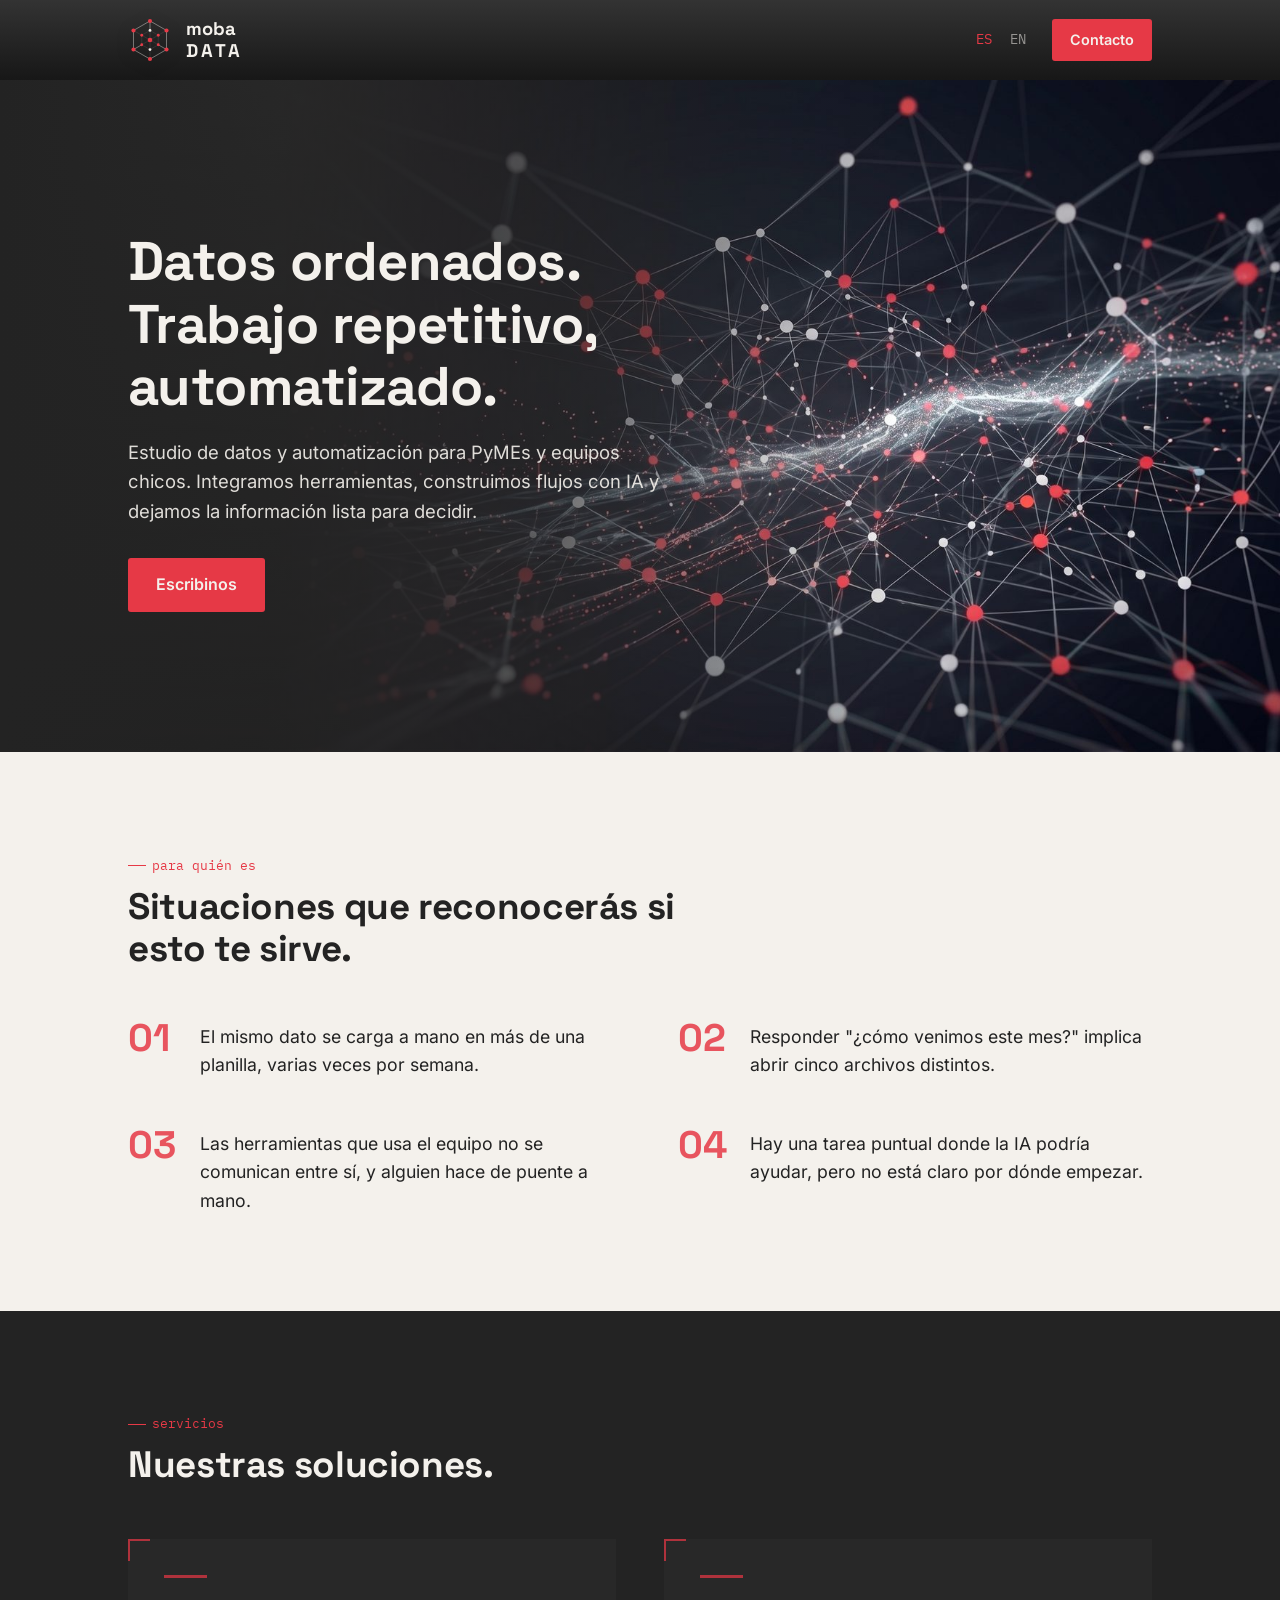
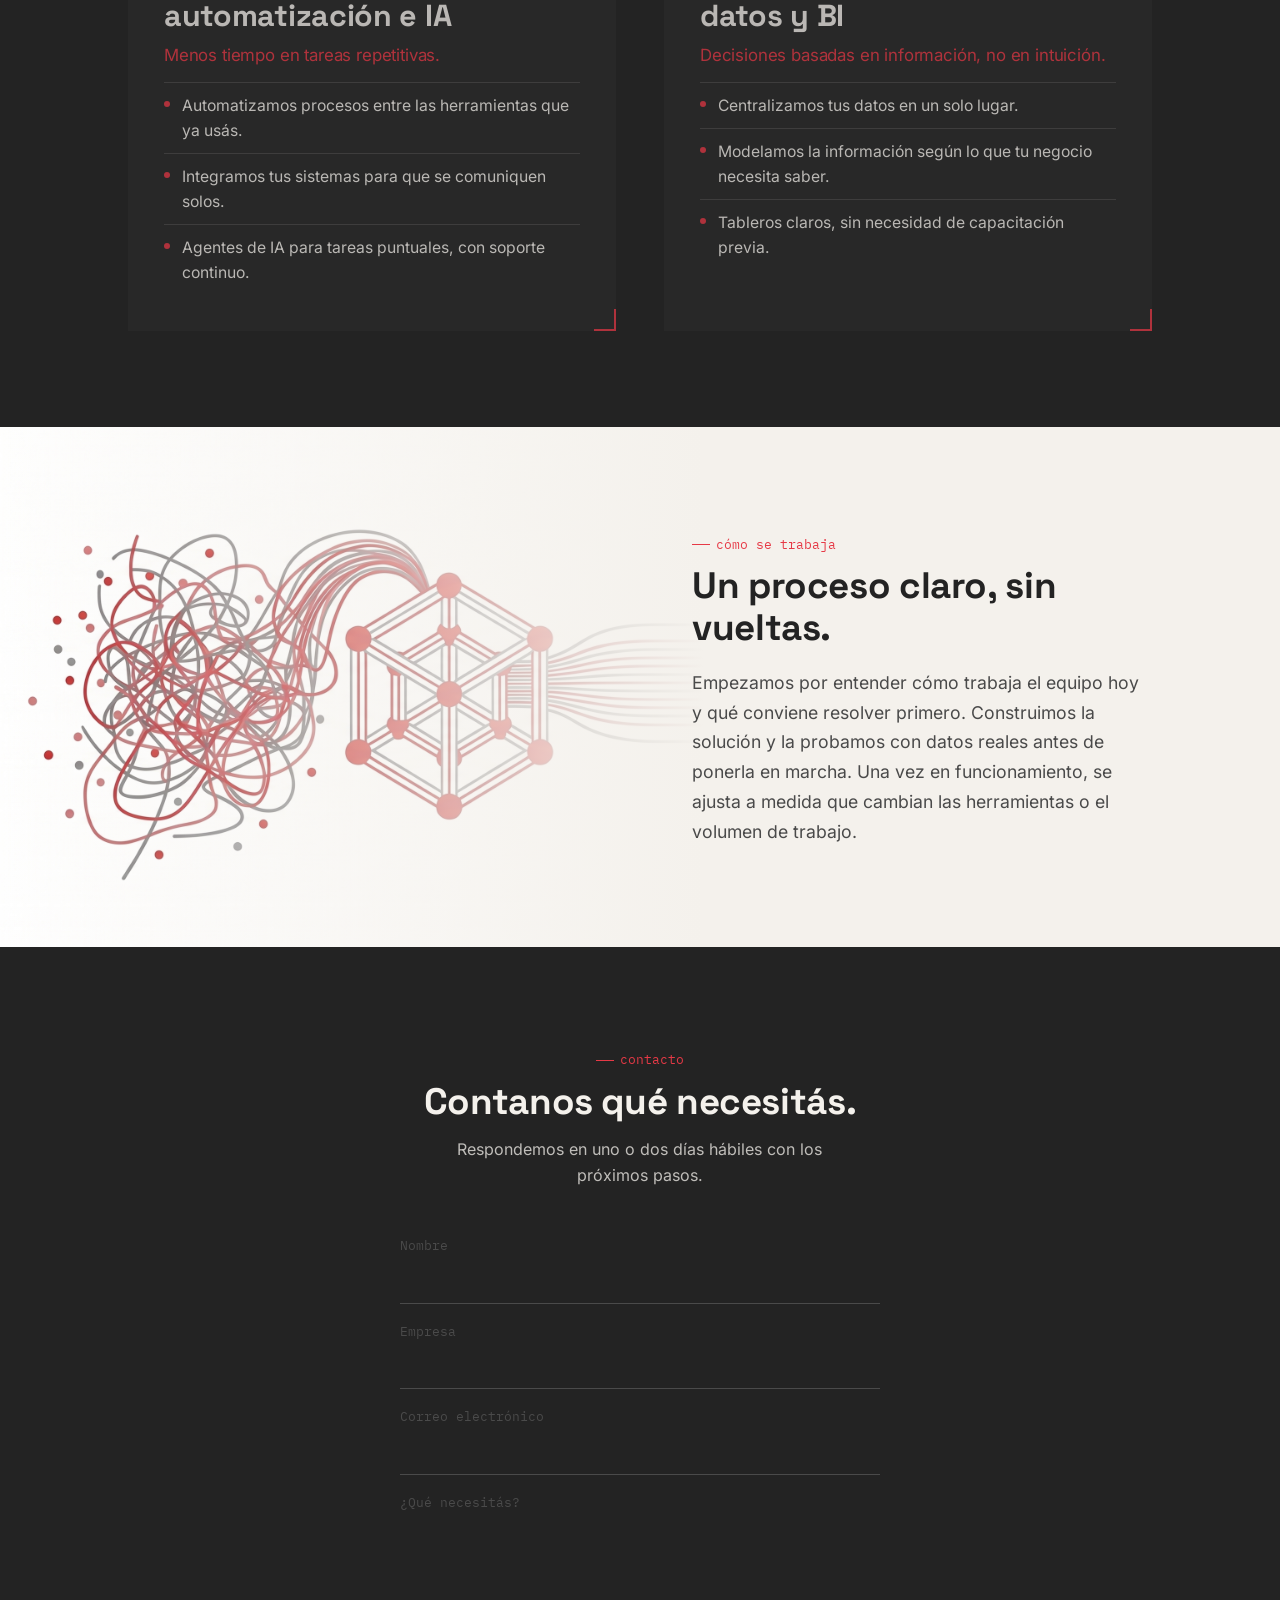
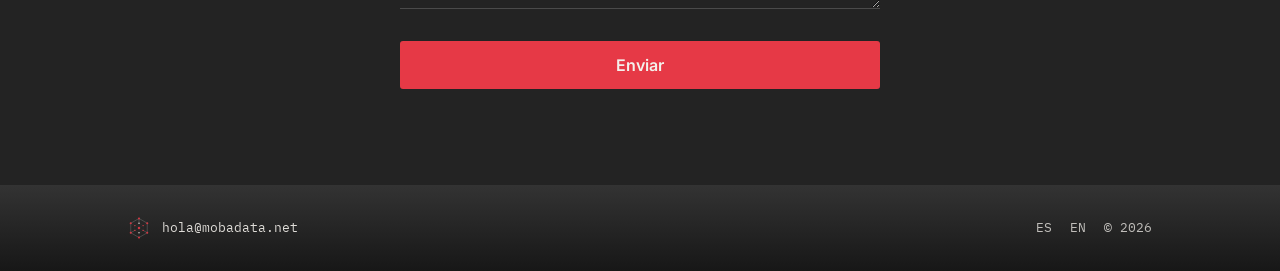
<file: index.html>
<!DOCTYPE html>
<html lang="es">
<head>
<meta charset="UTF-8">
<meta name="viewport" content="width=device-width, initial-scale=1.0">
<title>moba — datos y automatización para PyMEs</title>
<meta name="description" content="Estudio de datos y automatización. Flujos con n8n, integración de herramientas y tableros de BI para PyMEs y equipos chicos.">
<meta property="og:title" content="moba — datos y automatización para PyMEs">
<meta property="og:description" content="Ordenamos tus datos y automatizamos lo repetitivo. Diagnóstico, implementación y soporte.">
<meta property="og:image" content="https://mobadata.net/og-image.png">
<meta property="og:type" content="website">
<meta property="og:locale" content="es_AR">
<link rel="canonical" href="https://mobadata.net/">
<meta property="og:url" content="https://mobadata.net/">
<link rel="alternate" hreflang="es" href="https://mobadata.net/">
<link rel="alternate" hreflang="en" href="https://mobadata.net/en/">
<link rel="alternate" hreflang="x-default" href="https://mobadata.net/">
<link rel="icon" type="image/svg+xml" href="/icons/favicon.svg?v=2">
<link rel="icon" type="image/png" sizes="32x32" href="/icons/favicon-32.png?v=2">
<link rel="icon" type="image/png" sizes="16x16" href="/icons/favicon-16.png?v=2">
<link rel="apple-touch-icon" sizes="180x180" href="/icons/favicon-180.png?v=2">
<link rel="stylesheet" href="/styles.css">
</head>
<body>

<header class="site-header">
  <div class="wrap">
    <a href="/" class="brand">
      <img src="/icons/moba-icon.svg" alt="">
      <div class="brand-text">
        <span>moba</span>
        <span class="brand-tag">DATA</span>
      </div>
    </a>
    <div class="header-right">
      <nav class="lang-switch" aria-label="Selector de idioma">
        <a href="/" class="active" aria-current="page">ES</a>
        <a href="/en/">EN</a>
      </nav>
      <a href="#contacto" class="header-cta">Contacto</a>
    </div>
  </div>
</header>

<main>

  <!-- Hero -->
  <section class="hero">
    <div class="wrap">
      <div class="hero-content">
        <h1>Datos ordenados. Trabajo repetitivo, automatizado.</h1>
        <p class="sub">Estudio de datos y automatización para PyMEs y equipos chicos. Integramos herramientas, construimos flujos con IA y dejamos la información lista para decidir.</p>
        <div class="cta-row">
          <a href="#contacto" class="btn-primary">Escribinos</a>
        </div>
      </div>
    </div>
  </section>

  <!-- Para quién es -->
  <section class="section" id="para-quien">
    <div class="wrap">
      <div class="section-head">
        <span class="mono-label">para quién es</span>
        <h2>Situaciones que reconocerás si esto te sirve.</h2>
      </div>
      <div class="symptoms">
        <div class="symptom">
          <span class="num">01</span>
          <p>El mismo dato se carga a mano en más de una planilla, varias veces por semana.</p>
        </div>
        <div class="symptom">
          <span class="num">02</span>
          <p>Responder "¿cómo venimos este mes?" implica abrir cinco archivos distintos.</p>
        </div>
        <div class="symptom">
          <span class="num">03</span>
          <p>Las herramientas que usa el equipo no se comunican entre sí, y alguien hace de puente a mano.</p>
        </div>
        <div class="symptom">
          <span class="num">04</span>
          <p>Hay una tarea puntual donde la IA podría ayudar, pero no está claro por dónde empezar.</p>
        </div>
      </div>
    </div>
  </section>

  <!-- Servicios -->
  <section class="section section-alt" id="servicios">
    <div class="wrap">
      <div class="section-head">
        <span class="mono-label">servicios</span>
        <h2>Nuestras soluciones.</h2>
      </div>
      <div class="services">
        <div class="service-block bracketed">
          <span class="service-tag">automatización e IA</span>
          <h3>Menos tiempo en tareas repetitivas.</h3>
          <ul>
            <li>Automatizamos procesos entre las herramientas que ya usás.</li>
            <li>Integramos tus sistemas para que se comuniquen solos.</li>
            <li>Agentes de IA para tareas puntuales, con soporte continuo.</li>
          </ul>
        </div>
        <div class="service-block bracketed">
          <span class="service-tag">datos y BI</span>
          <h3>Decisiones basadas en información, no en intuición.</h3>
          <ul>
            <li>Centralizamos tus datos en un solo lugar.</li>
            <li>Modelamos la información según lo que tu negocio necesita saber.</li>
            <li>Tableros claros, sin necesidad de capacitación previa.</li>
          </ul>
        </div>
      </div>
    </div>
  </section>

  <!-- Cómo se trabaja -->
  <section class="section process-section" id="como-trabajamos">
    <div class="wrap">
      <div class="process-copy">
        <span class="mono-label">cómo se trabaja</span>
        <h2>Un proceso claro, sin vueltas.</h2>
        <p>Empezamos por entender cómo trabaja el equipo hoy y qué conviene resolver primero. Construimos la solución y la probamos con datos reales antes de ponerla en marcha. Una vez en funcionamiento, se ajusta a medida que cambian las herramientas o el volumen de trabajo.</p>
      </div>
    </div>
  </section>

  <!-- Contacto -->
  <section class="section section-alt" id="contacto">
    <div class="wrap contact-grid">
      <div class="section-head">
        <span class="mono-label">contacto</span>
        <h2>Contanos qué necesitás.</h2>
        <p style="margin-top: 14px; color: var(--bone); opacity: 0.75; max-width: 42ch;">Respondemos en uno o dos días hábiles con los próximos pasos.</p>
      </div>
      <form class="contact-form" action="https://formspree.io/f/xqpkjrzz" method="POST">
        <div class="form-field">
          <label for="nombre">Nombre</label>
          <input type="text" id="nombre" name="nombre" required>
        </div>
        <div class="form-field">
          <label for="empresa">Empresa</label>
          <input type="text" id="empresa" name="empresa" required>
        </div>
        <div class="form-field">
          <label for="email">Correo electrónico</label>
          <input type="email" id="email" name="email" required>
        </div>
        <div class="form-field">
          <label for="mensaje">¿Qué necesitás?</label>
          <textarea id="mensaje" name="mensaje" required></textarea>
        </div>
        <button type="submit" class="btn-primary">Enviar</button>
      </form>
    </div>
  </section>

</main>

<footer class="site-footer">
  <div class="wrap">
    <div class="footer-left">
      <img src="/icons/moba-icon.svg" alt="moba">
      <span>hola@mobadata.net</span>
    </div>
    <div class="footer-right">
      <a href="/">ES</a>
      <a href="/en/">EN</a>
      <span>© 2026</span>
    </div>
  </div>
</footer>


</body>
</html>
</file>
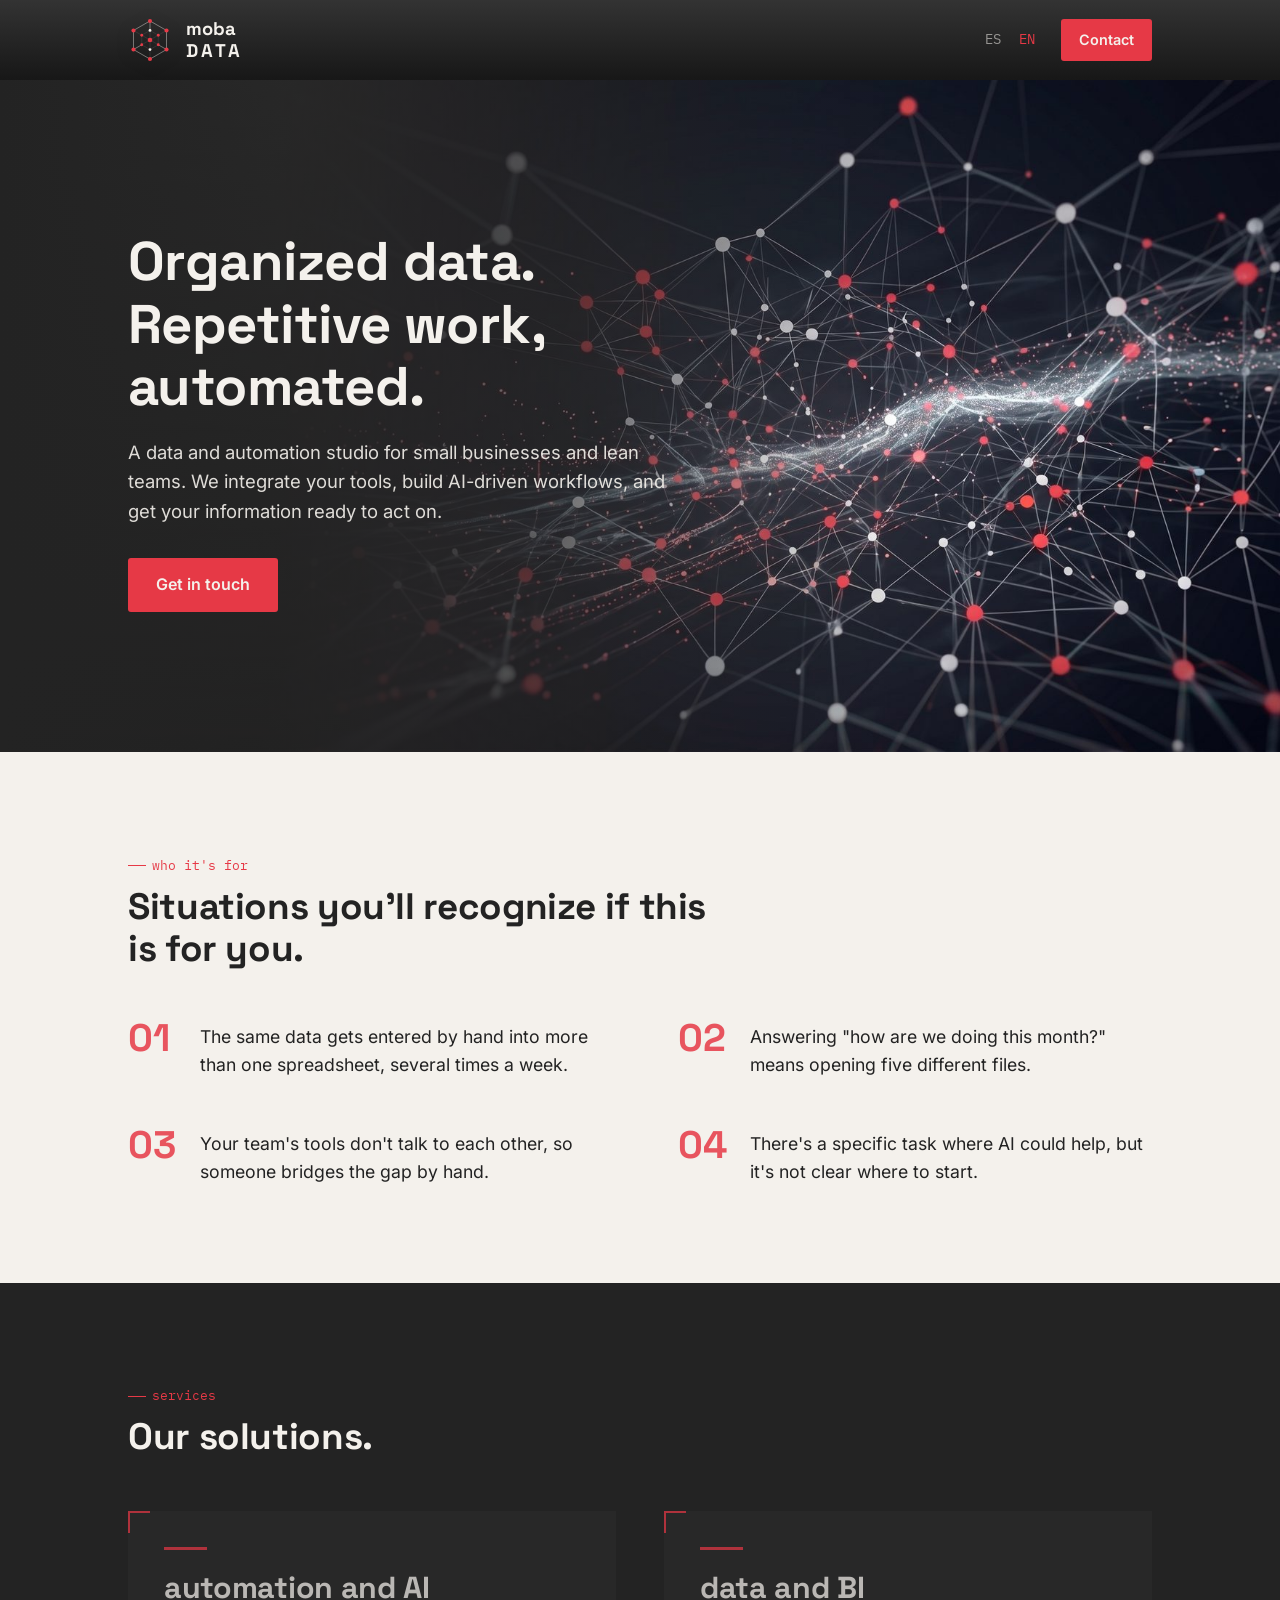
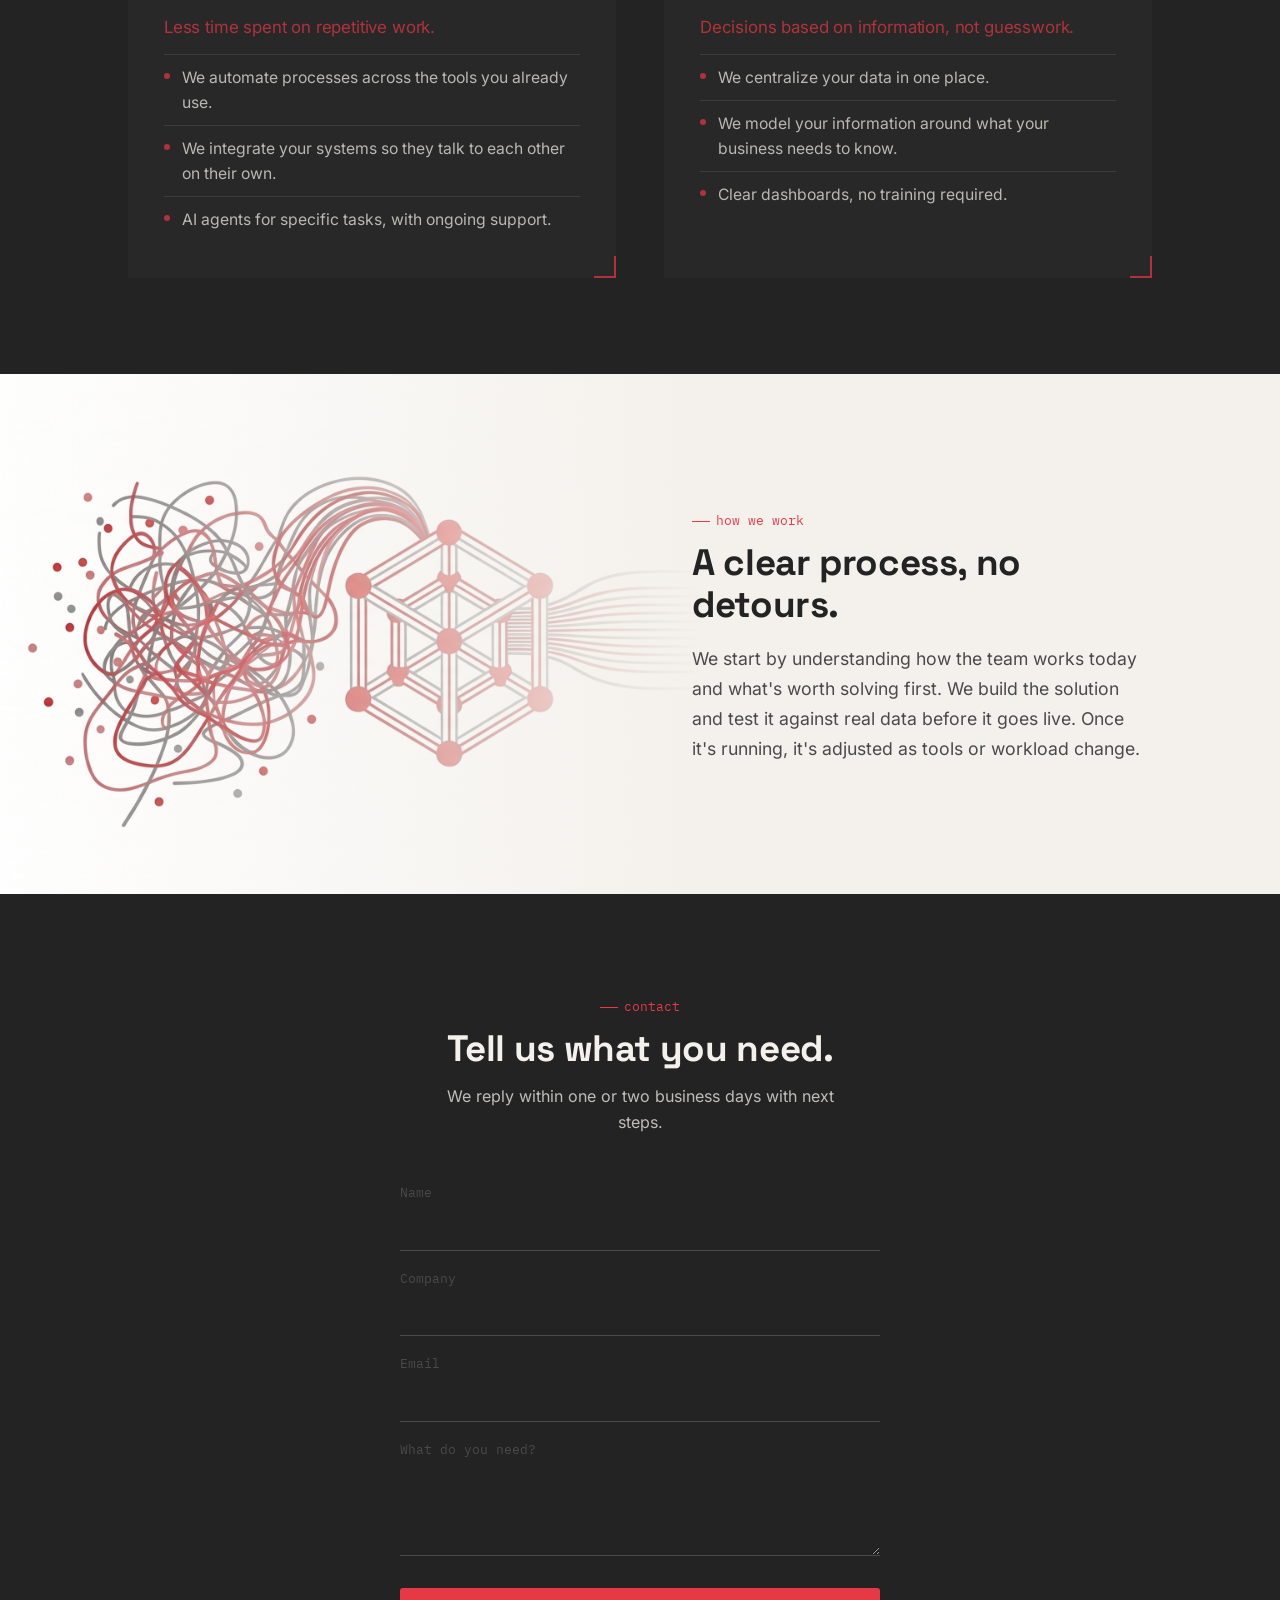
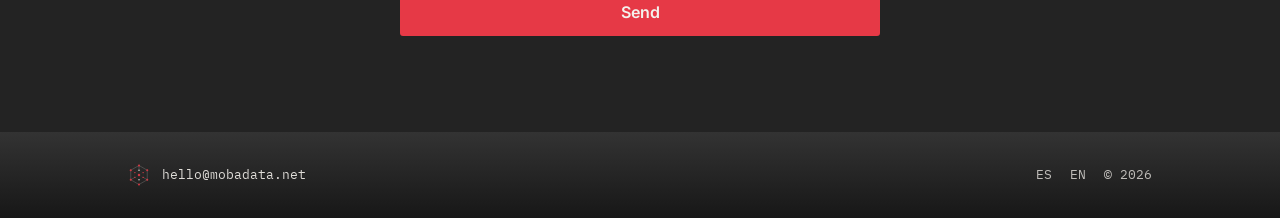
<file: en/index.html>
<!DOCTYPE html>
<html lang="en">
<head>
<meta charset="UTF-8">
<meta name="viewport" content="width=device-width, initial-scale=1.0">
<title>moba — data and automation for small teams</title>
<meta name="description" content="Data and automation studio. n8n workflows, tool integrations, and BI dashboards for small businesses and lean teams.">
<meta property="og:title" content="moba — data and automation for small teams">
<meta property="og:description" content="We organize your data and automate the repetitive parts. Diagnosis, implementation, support.">
<meta property="og:image" content="https://mobadata.net/og-image.png">
<meta property="og:type" content="website">
<meta property="og:locale" content="en_US">
<link rel="canonical" href="https://mobadata.net/en/">
<meta property="og:url" content="https://mobadata.net/en/">
<link rel="alternate" hreflang="en" href="https://mobadata.net/en/">
<link rel="alternate" hreflang="es" href="https://mobadata.net/">
<link rel="alternate" hreflang="x-default" href="https://mobadata.net/">
<link rel="icon" type="image/svg+xml" href="/icons/favicon.svg?v=2">
<link rel="icon" type="image/png" sizes="32x32" href="/icons/favicon-32.png?v=2">
<link rel="icon" type="image/png" sizes="16x16" href="/icons/favicon-16.png?v=2">
<link rel="apple-touch-icon" sizes="180x180" href="/icons/favicon-180.png?v=2">
<link rel="stylesheet" href="/styles.css">
</head>
<body>

<header class="site-header">
  <div class="wrap">
    <a href="/en/" class="brand">
      <img src="/icons/moba-icon.svg" alt="">
      <div class="brand-text">
        <span>moba</span>
        <span class="brand-tag">DATA</span>
      </div>
    </a>
    <div class="header-right">
      <nav class="lang-switch" aria-label="Language selector">
        <a href="/">ES</a>
        <a href="/en/" class="active" aria-current="page">EN</a>
      </nav>
      <a href="#contact" class="header-cta">Contact</a>
    </div>
  </div>
</header>

<main>

  <!-- Hero -->
  <section class="hero">
    <div class="wrap">
      <div class="hero-content">
        <h1>Organized data. Repetitive work, automated.</h1>
        <p class="sub">A data and automation studio for small businesses and lean teams. We integrate your tools, build AI-driven workflows, and get your information ready to act on.</p>
        <div class="cta-row">
          <a href="#contact" class="btn-primary">Get in touch</a>
        </div>
      </div>
    </div>
  </section>

  <!-- Who it's for -->
  <section class="section" id="who-its-for">
    <div class="wrap">
      <div class="section-head">
        <span class="mono-label">who it's for</span>
        <h2>Situations you'll recognize if this is for you.</h2>
      </div>
      <div class="symptoms">
        <div class="symptom">
          <span class="num">01</span>
          <p>The same data gets entered by hand into more than one spreadsheet, several times a week.</p>
        </div>
        <div class="symptom">
          <span class="num">02</span>
          <p>Answering "how are we doing this month?" means opening five different files.</p>
        </div>
        <div class="symptom">
          <span class="num">03</span>
          <p>Your team's tools don't talk to each other, so someone bridges the gap by hand.</p>
        </div>
        <div class="symptom">
          <span class="num">04</span>
          <p>There's a specific task where AI could help, but it's not clear where to start.</p>
        </div>
      </div>
    </div>
  </section>

  <!-- Services -->
  <section class="section section-alt" id="services">
    <div class="wrap">
      <div class="section-head">
        <span class="mono-label">services</span>
        <h2>Our solutions.</h2>
      </div>
      <div class="services">
        <div class="service-block bracketed">
          <span class="service-tag">automation and AI</span>
          <h3>Less time spent on repetitive work.</h3>
          <ul>
            <li>We automate processes across the tools you already use.</li>
            <li>We integrate your systems so they talk to each other on their own.</li>
            <li>AI agents for specific tasks, with ongoing support.</li>
          </ul>
        </div>
        <div class="service-block bracketed">
          <span class="service-tag">data and BI</span>
          <h3>Decisions based on information, not guesswork.</h3>
          <ul>
            <li>We centralize your data in one place.</li>
            <li>We model your information around what your business needs to know.</li>
            <li>Clear dashboards, no training required.</li>
          </ul>
        </div>
      </div>
    </div>
  </section>

  <!-- How we work -->
  <section class="section process-section" id="how-we-work">
    <div class="wrap">
      <div class="process-copy">
        <span class="mono-label">how we work</span>
        <h2>A clear process, no detours.</h2>
        <p>We start by understanding how the team works today and what's worth solving first. We build the solution and test it against real data before it goes live. Once it's running, it's adjusted as tools or workload change.</p>
      </div>
    </div>
  </section>

  <!-- Contact -->
  <section class="section section-alt" id="contact">
    <div class="wrap contact-grid">
      <div class="section-head">
        <span class="mono-label">contact</span>
        <h2>Tell us what you need.</h2>
        <p style="margin-top: 14px; color: var(--bone); opacity: 0.75; max-width: 42ch;">We reply within one or two business days with next steps.</p>
      </div>
      <form class="contact-form" action="https://formspree.io/f/xqpkjrzz" method="POST">
        <div class="form-field">
          <label for="name">Name</label>
          <input type="text" id="name" name="name" required>
        </div>
        <div class="form-field">
          <label for="company">Company</label>
          <input type="text" id="company" name="company" required>
        </div>
        <div class="form-field">
          <label for="email">Email</label>
          <input type="email" id="email" name="email" required>
        </div>
        <div class="form-field">
          <label for="message">What do you need?</label>
          <textarea id="message" name="message" required></textarea>
        </div>
        <button type="submit" class="btn-primary">Send</button>
      </form>
    </div>
  </section>

</main>

<footer class="site-footer">
  <div class="wrap">
    <div class="footer-left">
      <img src="/icons/moba-icon.svg" alt="moba">
      <span>hello@mobadata.net</span>
    </div>
    <div class="footer-right">
      <a href="/">ES</a>
      <a href="/en/">EN</a>
      <span>© 2026</span>
    </div>
  </div>
</footer>


</body>
</html>
</file>
<file: styles.css>
/* ===================================================================
   moba — estudio de datos y automatización
   Design tokens per brand brief. Self-hosted fonts, no external calls.
=================================================================== */

@font-face {
  font-family: "Space Grotesk";
  src: url("/fonts/SpaceGrotesk-Medium.woff2") format("woff2");
  font-weight: 500;
  font-style: normal;
  font-display: swap;
}
@font-face {
  font-family: "Space Grotesk";
  src: url("/fonts/SpaceGrotesk-Bold.woff2") format("woff2");
  font-weight: 700;
  font-style: normal;
  font-display: swap;
}
@font-face {
  font-family: "Inter";
  src: url("/fonts/Inter-Regular.woff2") format("woff2");
  font-weight: 400;
  font-style: normal;
  font-display: swap;
}
@font-face {
  font-family: "Inter";
  src: url("/fonts/Inter-Semibold.woff2") format("woff2");
  font-weight: 600;
  font-style: normal;
  font-display: swap;
}
@font-face {
  font-family: "IBM Plex Mono";
  src: url("/fonts/IBMPlexMono-Regular.woff2") format("woff2");
  font-weight: 400;
  font-style: normal;
  font-display: swap;
}

:root {
  --carbon: #232323;
  --grad-top: #333333;
  --grad-bottom: #171717;
  --bone: #F4F1EC;
  --red: #E63946;
  --red-hover: #C1121F;
  --gray: #4A4A4A;

  --font-display: "Space Grotesk", sans-serif;
  --font-body: "Inter", sans-serif;
  --font-mono: "IBM Plex Mono", monospace;

  --max-w: 1120px;
  --pad: clamp(20px, 5vw, 48px);
}

*, *::before, *::after { box-sizing: border-box; }

html {
  scroll-behavior: smooth;
}

@media (prefers-reduced-motion: reduce) {
  html { scroll-behavior: auto; }
  *, *::before, *::after {
    animation-duration: 0.01ms !important;
    animation-iteration-count: 1 !important;
    transition-duration: 0.01ms !important;
    scroll-behavior: auto !important;
  }
}

body {
  margin: 0;
  background: var(--bone);
  color: var(--carbon);
  font-family: var(--font-body);
  font-weight: 400;
  line-height: 1.6;
  -webkit-font-smoothing: antialiased;
}

h1, h2, h3 {
  font-family: var(--font-display);
  font-weight: 700;
  line-height: 1.15;
  margin: 0;
  letter-spacing: -0.01em;
}

p { margin: 0; }

a {
  color: inherit;
  text-decoration: none;
}

img, svg { display: block; max-width: 100%; }

button {
  font-family: inherit;
  cursor: pointer;
}

.wrap {
  max-width: var(--max-w);
  margin: 0 auto;
  padding-left: var(--pad);
  padding-right: var(--pad);
}

.mono-label {
  font-family: var(--font-mono);
  font-size: 0.8rem;
  color: var(--red);
  display: inline-flex;
  align-items: center;
  gap: 0.5em;
}

.mono-label::before {
  content: "";
  width: 1.4em;
  height: 1px;
  background: var(--red);
  display: inline-block;
}

/* ---------- corner-bracket device ----------
   Echoes the icon's own corner brackets. Used to frame
   key blocks instead of card borders/shadows. */
.bracketed {
  position: relative;
  padding: clamp(28px, 4vw, 44px);
}
.bracketed::before,
.bracketed::after {
  content: "";
  position: absolute;
  width: 22px;
  height: 22px;
  border: 2px solid var(--red);
  transition: border-color 0.2s ease;
}
.bracketed::before {
  top: 0;
  left: 0;
  border-right: none;
  border-bottom: none;
}
.bracketed::after {
  bottom: 0;
  right: 0;
  border-left: none;
  border-top: none;
}

/* ---------- header ---------- */
.site-header {
  background: linear-gradient(180deg, var(--grad-top), var(--grad-bottom));
  color: var(--bone);
  position: sticky;
  top: 0;
  z-index: 40;
}

.site-header .wrap {
  display: flex;
  align-items: center;
  justify-content: space-between;
  padding-top: 18px;
  padding-bottom: 18px;
}

.brand {
  display: flex;
  align-items: center;
  gap: 14px;
}

.brand img {
  width: 44px;
  height: 44px;
  filter: drop-shadow(0 3px 8px rgba(0, 0, 0, 0.45));
}

.brand-text {
  display: flex;
  flex-direction: column;
  line-height: 1.1;
}

.brand-text span {
  font-family: var(--font-display);
  font-weight: 700;
  font-size: 1.15rem;
  color: var(--bone);
}

.brand-tag {
  font-family: var(--font-mono);
  font-weight: 400;
  font-size: 0.62rem;
  letter-spacing: 0.16em;
  color: var(--red);
  margin-top: 2px;
}

.header-right {
  display: flex;
  align-items: center;
  gap: 20px;
}

.lang-switch {
  font-family: var(--font-mono);
  font-size: 0.85rem;
  display: flex;
  gap: 6px;
  color: var(--bone);
}

.lang-switch a {
  padding: 2px 6px;
  opacity: 0.55;
  transition: opacity 0.15s;
}

.lang-switch a.active {
  opacity: 1;
  color: var(--red);
}

.lang-switch a:hover { opacity: 1; }

.header-cta {
  font-family: var(--font-body);
  font-weight: 600;
  font-size: 0.9rem;
  background: var(--red);
  color: var(--bone);
  padding: 9px 18px;
  border-radius: 3px;
  transition: background 0.15s;
  white-space: nowrap;
}

.header-cta:hover { background: var(--red-hover); }

/* ---------- hero ---------- */
.hero {
  background-color: var(--carbon);
  background-image:
    linear-gradient(90deg, var(--carbon) 0%, rgba(35,35,35,0.55) 45%, rgba(35,35,35,0) 70%),
    url('/images/hero-bg.jpg');
  background-size: cover;
  background-position: center right;
  background-repeat: no-repeat;
  color: var(--bone);
  padding: clamp(72px, 12vw, 150px) 0 clamp(80px, 11vw, 150px);
  min-height: clamp(420px, 60vw, 640px);
  display: flex;
  align-items: center;
}

.hero .wrap {
  width: 100%;
}

.hero-content {
  max-width: 640px;
}

.hero h1 {
  font-size: clamp(2.1rem, 4.6vw, 3.4rem);
  color: var(--bone);
  max-width: 15ch;
}

.hero .sub {
  margin-top: 20px;
  font-size: 1.15rem;
  color: var(--bone);
  opacity: 0.9;
  max-width: 46ch;
  font-weight: 400;
}

.hero .cta-row {
  margin-top: 32px;
  display: flex;
  gap: 16px;
  flex-wrap: wrap;
}

.btn-primary {
  background: var(--red);
  color: var(--bone);
  font-family: var(--font-body);
  font-weight: 600;
  font-size: 1rem;
  padding: 14px 28px;
  border-radius: 3px;
  border: none;
  display: inline-block;
  transition: background 0.15s;
}

.btn-primary:hover { background: var(--red-hover); }

@media (max-width: 720px) {
  .hero {
    background-image:
      linear-gradient(180deg, rgba(35,35,35,0.35) 0%, var(--carbon) 78%),
      url('/images/hero-bg-mobile.jpg');
    background-position: center top;
    min-height: unset;
    padding-top: clamp(48px, 14vw, 80px);
  }
  .hero-content { max-width: 100%; }
}

/* ---------- generic section ---------- */
.section {
  padding: clamp(56px, 8vw, 96px) 0;
}

.section-head {
  max-width: 60ch;
  margin-bottom: clamp(32px, 5vw, 52px);
}

.section-head h2 {
  font-size: clamp(1.6rem, 3.2vw, 2.3rem);
  margin-top: 10px;
}

.section-alt {
  background: var(--carbon);
  color: var(--bone);
}

.section-alt .mono-label { color: var(--red); }

/* ---------- para quién es ---------- */
.symptoms {
  display: grid;
  grid-template-columns: repeat(2, 1fr);
  gap: clamp(28px, 4vw, 56px) clamp(40px, 6vw, 80px);
}

.symptom {
  position: relative;
  padding-left: clamp(52px, 6vw, 72px);
}

.symptom p {
  font-size: 1.1rem;
  line-height: 1.6;
  color: var(--carbon);
}

.symptom .num {
  font-family: var(--font-display);
  font-weight: 700;
  color: var(--red);
  font-size: clamp(1.8rem, 3vw, 2.4rem);
  line-height: 1;
  position: absolute;
  left: 0;
  top: -0.1em;
  opacity: 0.85;
}

@media (max-width: 640px) {
  .symptoms { grid-template-columns: 1fr; gap: 32px; }
}

/* ---------- servicios ---------- */
.services {
  display: grid;
  grid-template-columns: 1fr 1fr;
  gap: clamp(28px, 4vw, 48px);
}

.service-block {
  background: #2a2a2a;
  color: var(--bone);
  opacity: 0.72;
  padding: clamp(24px, 3.2vw, 36px);
  transition: opacity 0.2s ease, background-color 0.2s ease, transform 0.2s ease;
}

.services:hover .service-block {
  opacity: 0.55;
}

.services .service-block:hover {
  opacity: 1;
  background: #333333;
  transform: translateY(-2px);
}

.service-block:hover::before,
.service-block:hover::after {
  border-color: var(--red-hover);
}

.service-block .service-tag {
  font-family: var(--font-display);
  font-weight: 700;
  font-size: clamp(1.5rem, 2.4vw, 1.9rem);
  color: var(--bone);
  display: block;
  margin-bottom: 6px;
  letter-spacing: -0.01em;
}

.service-block .service-tag::before {
  content: "";
  width: 1.4em;
  height: 3px;
  background: var(--red);
  display: block;
  margin-bottom: 14px;
}

.service-block h3 {
  font-size: 1.05rem;
  font-weight: 500;
  font-family: var(--font-body);
  color: var(--red);
  margin-bottom: 4px;
}

.service-block ul {
  list-style: none;
  margin: 16px 0 0;
  padding: 0;
}

.service-block li {
  padding: 10px 0;
  border-top: 1px solid rgba(244, 241, 236, 0.15);
  font-size: 0.98rem;
  display: flex;
  gap: 12px;
}

.service-block li::before {
  content: "";
  width: 6px;
  height: 6px;
  border-radius: 50%;
  background: var(--red);
  flex-shrink: 0;
  margin-top: 8px;
}

@media (max-width: 800px) {
  .services { grid-template-columns: 1fr; }
}

/* ---------- cómo se trabaja ---------- */
.process-section {
  background-color: var(--bone);
  background-image:
    linear-gradient(90deg, rgba(244,241,236,0) 0%, rgba(244,241,236,0.6) 32%, var(--bone) 55%),
    url('/images/how-we-work.jpg');
  background-size: cover;
  background-position: center left;
  background-repeat: no-repeat;
  min-height: clamp(380px, 42vw, 520px);
  display: flex;
  align-items: center;
}

.process-section .wrap { width: 100%; }

.process-copy {
  max-width: 46ch;
  margin-left: auto;
}

.process-copy h2 {
  font-size: clamp(1.6rem, 3.2vw, 2.3rem);
  margin-top: 10px;
}

.process-copy p {
  margin-top: 18px;
  font-size: 1.1rem;
  line-height: 1.7;
  color: var(--gray);
}

@media (max-width: 720px) {
  .process-section {
    background-image:
      linear-gradient(180deg, rgba(244,241,236,0.4) 0%, var(--bone) 80%),
      url('/images/how-we-work.jpg');
    background-position: center top;
    min-height: unset;
    padding: clamp(48px, 14vw, 80px) 0;
  }
  .process-copy { max-width: 100%; margin-left: 0; }
}

/* ---------- contacto ---------- */
.contact-grid {
  display: flex;
  flex-direction: column;
  align-items: center;
  text-align: center;
}

.contact-grid .section-head {
  margin-bottom: clamp(32px, 5vw, 48px);
  max-width: 60ch;
}

.contact-grid .section-head p {
  margin-left: auto;
  margin-right: auto;
}

.contact-form {
  max-width: 480px;
  width: 100%;
  text-align: left;
}

.form-field {
  margin-bottom: 18px;
}

.form-field label {
  display: block;
  font-family: var(--font-mono);
  font-size: 0.8rem;
  color: var(--gray);
  margin-bottom: 6px;
}

.form-field input,
.form-field textarea {
  width: 100%;
  background: transparent;
  border: none;
  border-bottom: 1px solid var(--gray);
  padding: 10px 2px;
  font-family: var(--font-body);
  font-size: 1rem;
  color: var(--bone);
  border-radius: 0;
}

.form-field textarea { min-height: 90px; resize: vertical; }

.form-field input:focus,
.form-field textarea:focus {
  outline: none;
  border-bottom-color: var(--red);
}

.contact-form .btn-primary {
  margin-top: 6px;
  border: none;
  width: 100%;
}

/* ---------- footer ---------- */
.site-footer {
  background: linear-gradient(180deg, var(--grad-top), var(--grad-bottom));
  color: var(--bone);
  padding: 32px 0;
}

.site-footer .wrap {
  display: flex;
  align-items: center;
  justify-content: space-between;
  flex-wrap: wrap;
  gap: 16px;
  font-family: var(--font-mono);
  font-size: 0.82rem;
}

.footer-left {
  display: flex;
  align-items: center;
  gap: 12px;
  opacity: 0.9;
}

.footer-left img { width: 22px; height: 22px; }

.footer-right {
  display: flex;
  align-items: center;
  gap: 18px;
  opacity: 0.75;
}

.footer-right a:hover { color: var(--red); opacity: 1; }

/* ---------- focus states ---------- */
a:focus-visible,
button:focus-visible,
summary:focus-visible,
input:focus-visible,
textarea:focus-visible {
  outline: 2px solid var(--red);
  outline-offset: 2px;
}
</file>
